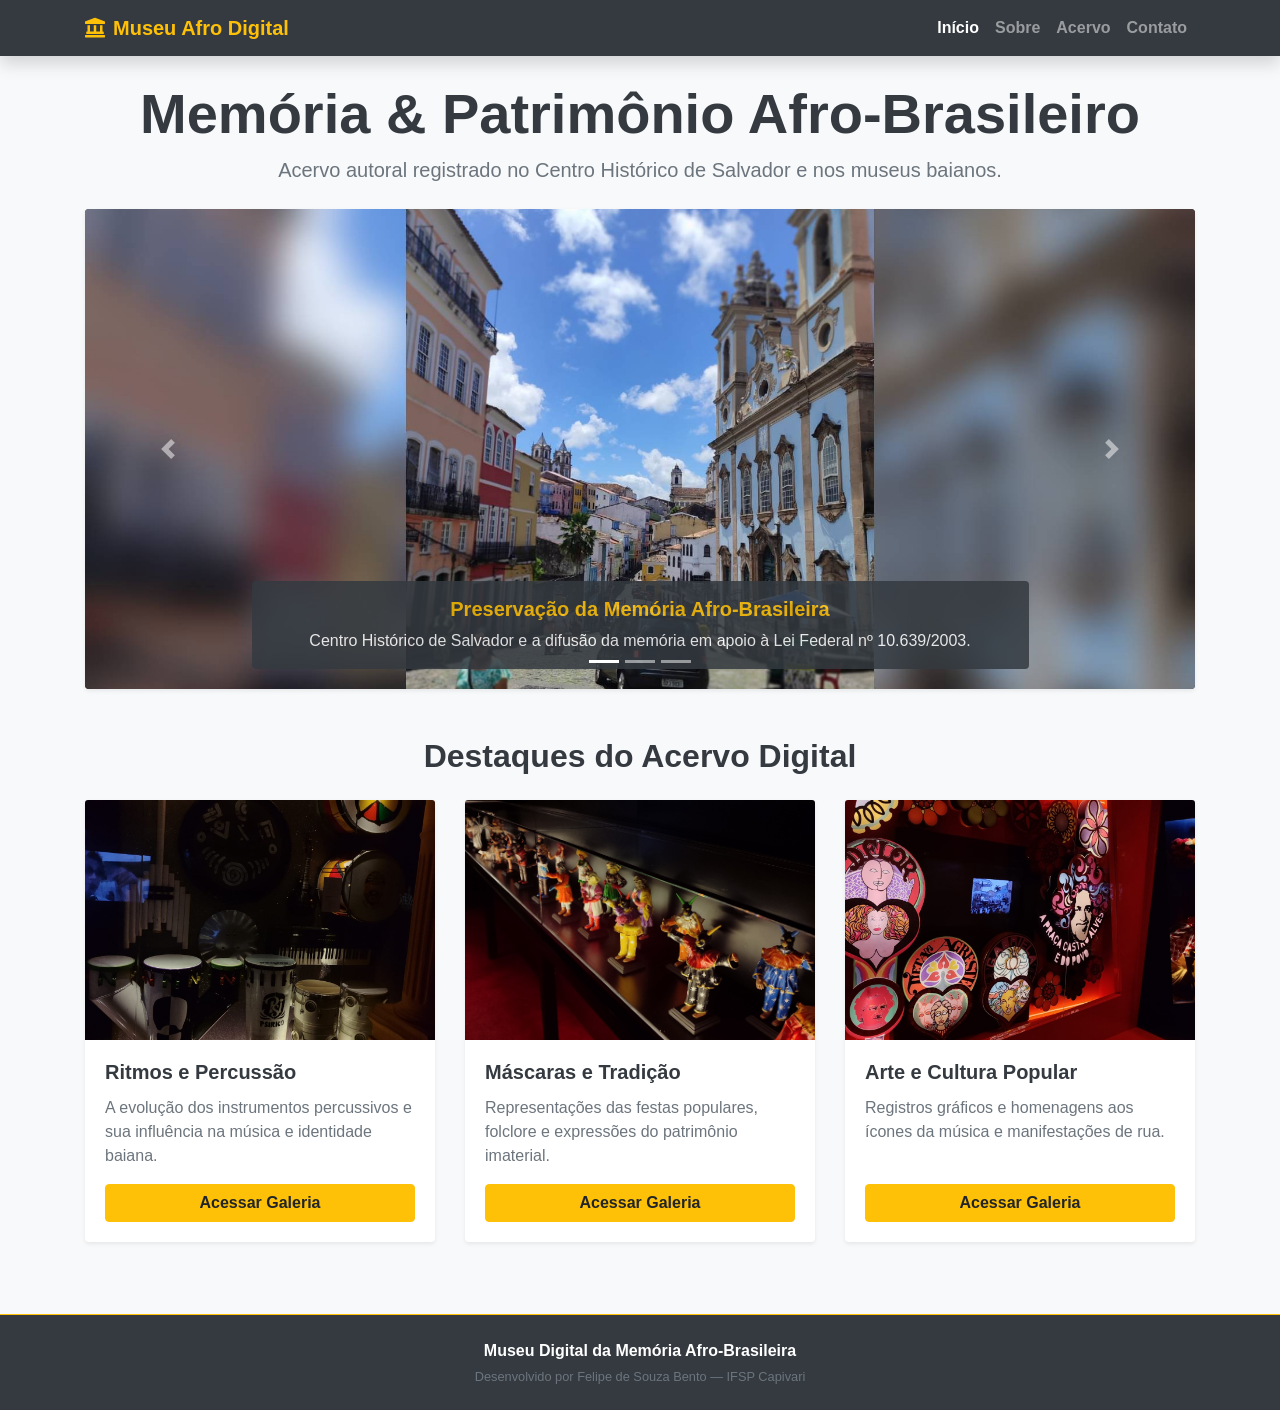
<file: index.html>
<!DOCTYPE html>
<html lang="pt-br">
<head>
    <meta charset="UTF-8">
    <meta name="viewport" content="width=device-width, initial-scale=1.0">
    <meta name="description" content="Museu Digital da Memória Afro-Brasileira - Preservação e difusão do patrimônio cultural e histórico.">
    <meta name="author" content="Felipe de Souza Bento">
    <title>Museu Digital da Memória Afro-Brasileira</title>
    
    <link rel="stylesheet" href="https://cdn.jsdelivr.net/npm/bootstrap@4.6.2/dist/css/bootstrap.min.css">
    <link rel="stylesheet" href="https://cdnjs.cloudflare.com/ajax/libs/font-awesome/5.15.4/css/all.min.css">
    <link rel="stylesheet" href="css/style.css">
</head>
<body class="bg-light">

    <nav class="navbar navbar-expand-lg navbar-dark bg-dark sticky-top shadow">
        <div class="container">
            <a class="navbar-brand font-weight-bold text-warning" href="index.html">
                <i class="fas fa-landmark mr-2"></i>Museu Afro Digital
            </a>
            <button class="navbar-toggler" type="button" data-toggle="collapse" data-target="#navbarNav">
                <span class="navbar-toggler-icon"></span>
            </button>
            <div class="collapse navbar-collapse" id="navbarNav">
                <ul class="navbar-nav ml-auto">
                    <li class="nav-item active">
                        <a class="nav-link font-weight-bold" href="index.html">Início</a>
                    </li>
                    <li class="nav-item">
                        <a class="nav-link font-weight-bold" href="sobre.html">Sobre</a>
                    </li>
                    <li class="nav-item">
                        <a class="nav-link font-weight-bold" href="acervo.html">Acervo</a>
                    </li>
                    <li class="nav-item">
                        <a class="nav-link font-weight-bold" href="contato.html">Contato</a>
                    </li>
                </ul>
            </div>
        </div>
    </nav>

    <main class="container my-4">
        
        <header class="text-center mb-4">
            <h1 class="display-4 font-weight-bold text-dark">Memória & Patrimônio Afro-Brasileiro</h1>
            <p class="lead text-secondary">Acervo autoral registrado no Centro Histórico de Salvador e nos museus baianos.</p>
        </header>

        <div id="carouselHome" class="carousel slide my-4" data-ride="carousel">
            <ol class="carousel-indicators">
                <li data-target="#carouselHome" data-slide-to="0" class="active"></li>
                <li data-target="#carouselHome" data-slide-to="1"></li>
                <li data-target="#carouselHome" data-slide-to="2"></li>
            </ol>
            <div class="carousel-inner rounded shadow-sm bg-dark">
                
                <div class="carousel-item active">
                    <img src="img/pelourinho-rua_01.jpg" class="d-block w-100" style="height: 480px; object-fit: cover;" alt="Largo do Pelourinho">
                    <div class="carousel-caption d-none d-md-block bg-dark p-3 rounded" style="opacity: 0.85;">
                        <h5 class="text-warning font-weight-bold">Preservação da Memória Afro-Brasileira</h5>
                        <p class="mb-0">Centro Histórico de Salvador e a difusão da memória em apoio à Lei Federal nº 10.639/2003.</p>
                    </div>
                </div>

                <div class="carousel-item">
                    <img src="img/elevador-lacerda_01.jpg" class="d-block w-100" style="height: 480px; object-fit: cover;" alt="Elevador Lacerda">
                    <div class="carousel-caption d-none d-md-block bg-dark p-3 rounded" style="opacity: 0.85;">
                        <h5 class="text-warning font-weight-bold">Patrimônio e Geopolítica do Conhecimento</h5>
                        <p class="mb-0">Iconografia e paisagem cultural baiana registradas no acervo do Museu Digital.</p>
                    </div>
                </div>

                <div class="carousel-item">
                    <img src="img/terreiro-cruzeiro_01.jpg" class="d-block w-100" style="height: 480px; object-fit: cover;" alt="Largo do Cruzeiro de São Francisco">
                    <div class="carousel-caption d-none d-md-block bg-dark p-3 rounded" style="opacity: 0.85;">
                        <h5 class="text-warning font-weight-bold">Arquitetura e Memória Histórica</h5>
                        <p class="mb-0">Preservação e resgate documental dos territórios culturais no Brasil.</p>
                    </div>
                </div>

            </div>
            <a class="carousel-control-prev" href="#carouselHome" role="button" data-slide="prev">
                <span class="carousel-control-prev-icon" aria-hidden="true"></span>
                <span class="sr-only">Anterior</span>
            </a>
            <a class="carousel-control-next" href="#carouselHome" role="button" data-slide="next">
                <span class="carousel-control-next-icon" aria-hidden="true"></span>
                <span class="sr-only">Próximo</span>
            </a>
        </div>

        <h2 class="text-center text-dark font-weight-bold mt-5 mb-4">Destaques do Acervo Digital</h2>
        <div class="row">
            <div class="col-md-4 mb-4">
                <div class="card h-100 shadow-sm border-0">
                    <img src="img/percussao-psirico.jpg" class="card-img-top" style="height: 240px; object-fit: cover;" alt="Percussão Afro-Brasileira">
                    <div class="card-body d-flex flex-column">
                        <h5 class="card-title font-weight-bold text-dark">Ritmos e Percussão</h5>
                        <p class="card-text text-secondary">A evolução dos instrumentos percussivos e sua influência na música e identidade baiana.</p>
                        <a href="acervo.html" class="btn btn-warning mt-auto font-weight-bold">Acessar Galeria</a>
                    </div>
                </div>
            </div>
            <div class="col-md-4 mb-4">
                <div class="card h-100 shadow-sm border-0">
                    <img src="img/bonecos-carnaval.jpg" class="card-img-top" style="height: 240px; object-fit: cover;" alt="Caretas e Carnaval">
                    <div class="card-body d-flex flex-column">
                        <h5 class="card-title font-weight-bold text-dark">Máscaras e Tradição</h5>
                        <p class="card-text text-secondary">Representações das festas populares, folclore e expressões do patrimônio imaterial.</p>
                        <a href="acervo.html" class="btn btn-warning mt-auto font-weight-bold">Acessar Galeria</a>
                    </div>
                </div>
            </div>
            <div class="col-md-4 mb-4">
                <div class="card h-100 shadow-sm border-0">
                    <img src="img/paineis-tropilhas.jpg" class="card-img-top" style="height: 240px; object-fit: cover;" alt="Painéis da Cultura Popular">
                    <div class="card-body d-flex flex-column">
                        <h5 class="card-title font-weight-bold text-dark">Arte e Cultura Popular</h5>
                        <p class="card-text text-secondary">Registros gráficos e homenagens aos ícones da música e manifestações de rua.</p>
                        <a href="acervo.html" class="btn btn-warning mt-auto font-weight-bold">Acessar Galeria</a>
                    </div>
                </div>
            </div>
        </div>

    </main>

    <footer class="bg-dark text-white text-center py-4 mt-5 border-top border-warning">
        <div class="container">
            <p class="mb-1 font-weight-bold">Museu Digital da Memória Afro-Brasileira</p>
            <p class="small text-muted mb-0">Desenvolvido por Felipe de Souza Bento — IFSP Capivari</p>
        </div>
    </footer>

    <script src="https://code.jquery.com/jquery-3.5.1.slim.min.js"></script>
    <script src="https://cdn.jsdelivr.net/npm/bootstrap@4.6.2/dist/js/bootstrap.bundle.min.js"></script>
</body>
</html>
</file>
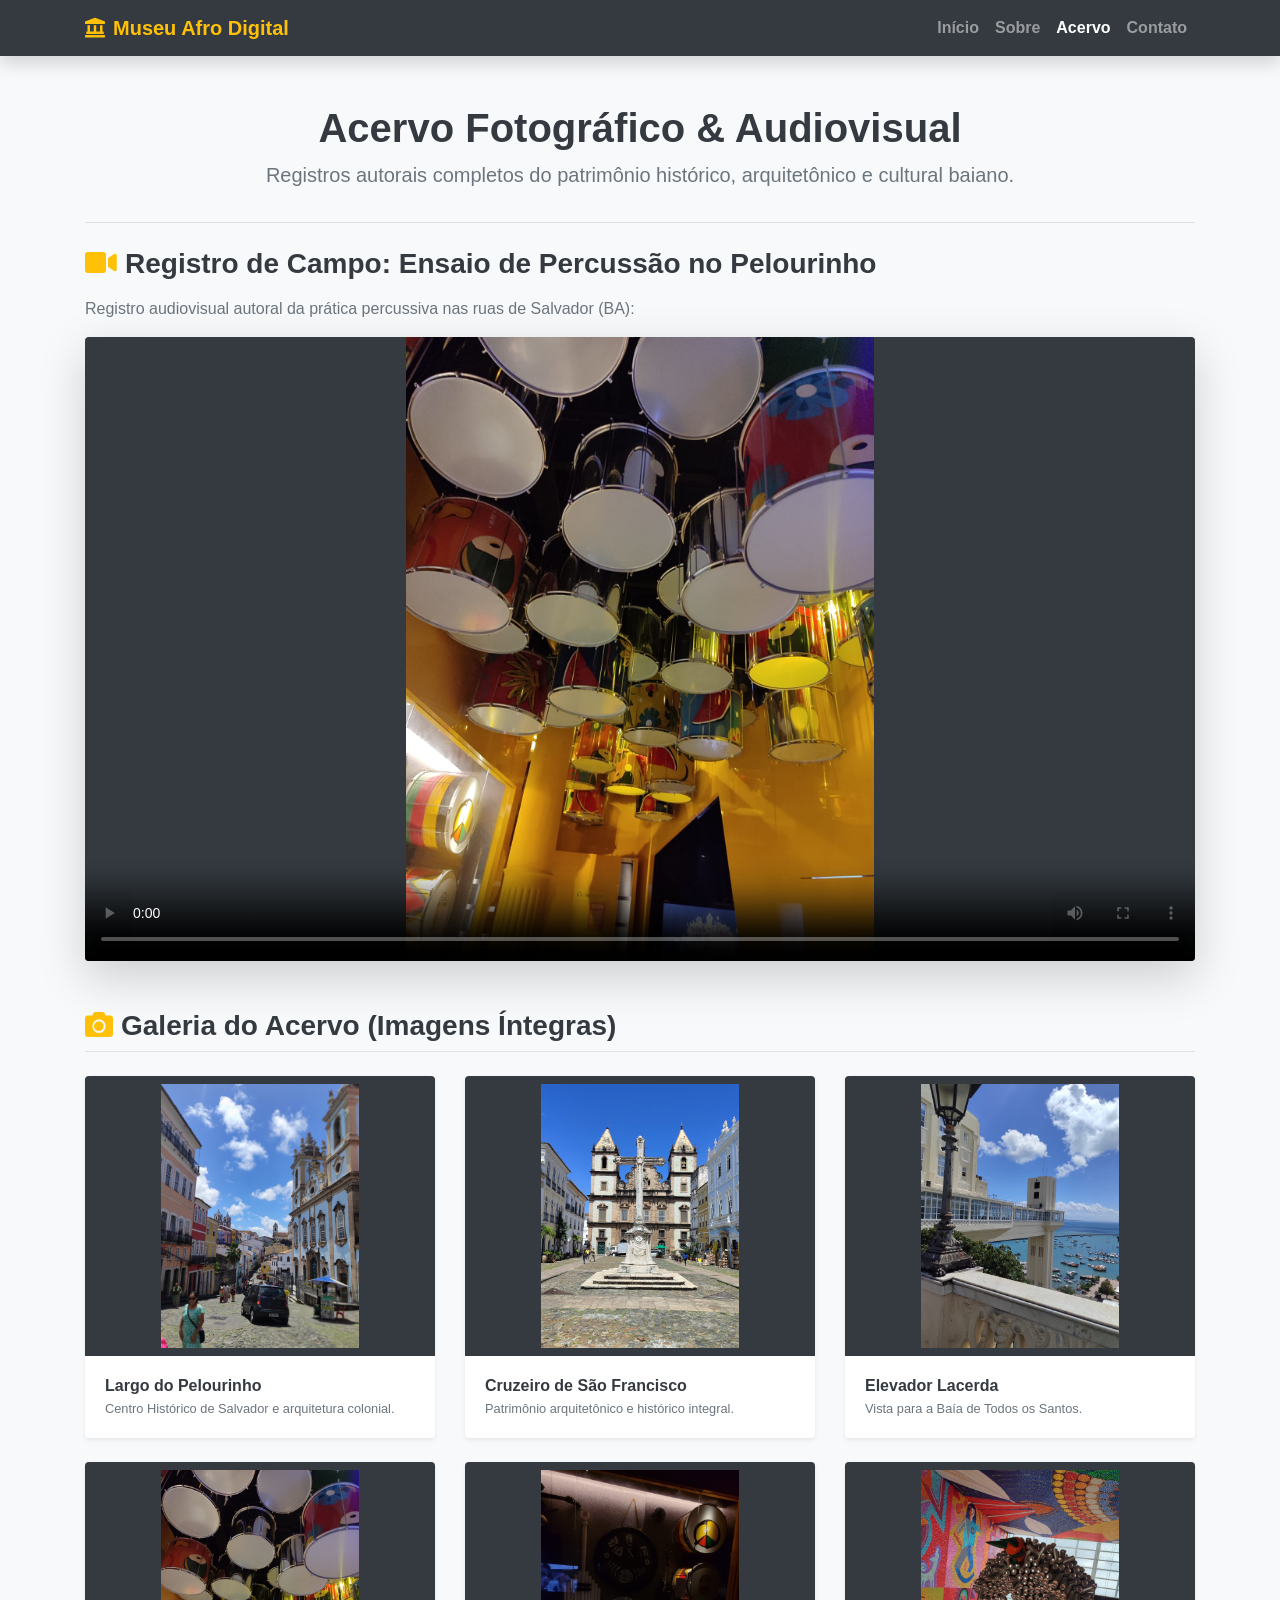
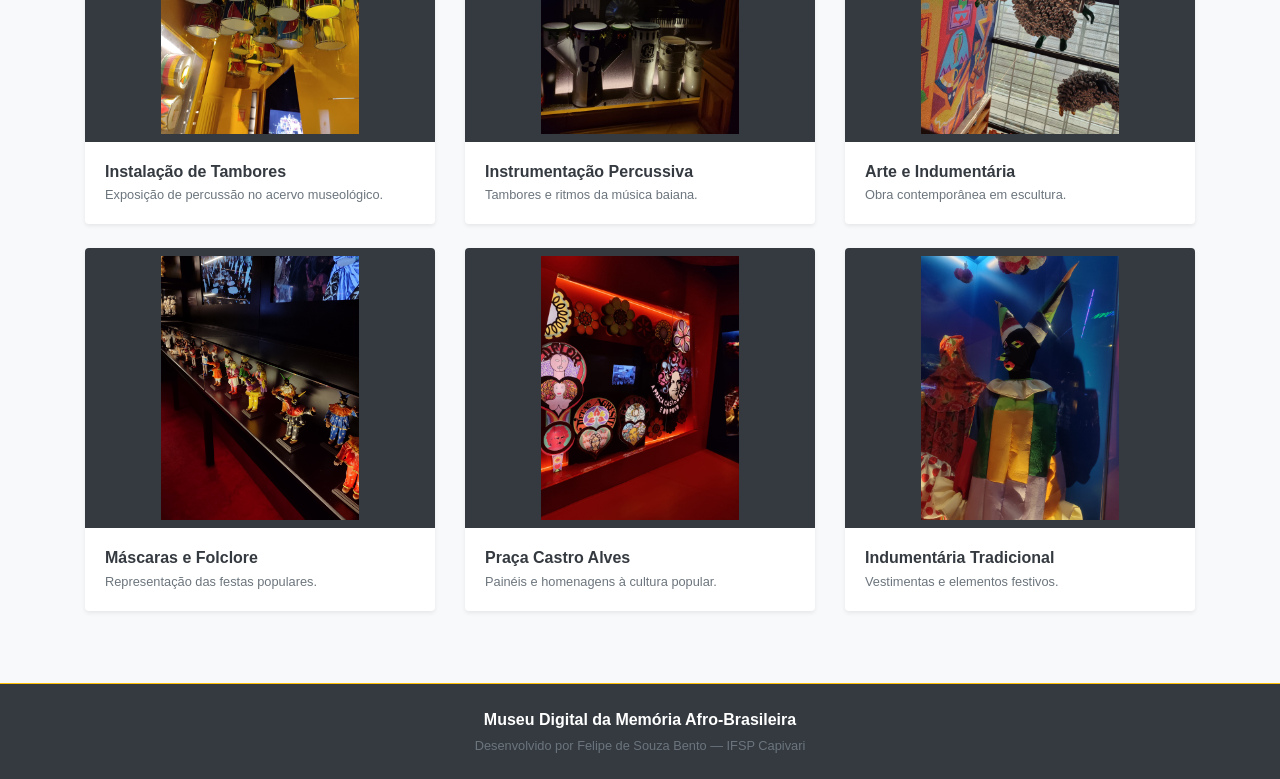
<file: acervo.html>
<!DOCTYPE html>
<html lang="pt-br">
<head>
    <meta charset="UTF-8">
    <meta name="viewport" content="width=device-width, initial-scale=1.0">
    <meta name="description" content="Acervo audiovisual e galeria de registros históricos do Museu Afro Digital.">
    <meta name="author" content="Felipe de Souza Bento">
    <title>Acervo - Museu Digital Afro-Brasileira</title>
    
    <link rel="stylesheet" href="https://cdn.jsdelivr.net/npm/bootstrap@4.6.2/dist/css/bootstrap.min.css">
    <link rel="stylesheet" href="https://cdnjs.cloudflare.com/ajax/libs/font-awesome/5.15.4/css/all.min.css">
    <link rel="stylesheet" href="css/style.css">
</head>
<body class="bg-light">

    <nav class="navbar navbar-expand-lg navbar-dark bg-dark sticky-top shadow">
        <div class="container">
            <a class="navbar-brand font-weight-bold text-warning" href="index.html">
                <i class="fas fa-landmark mr-2"></i>Museu Afro Digital
            </a>
            <button class="navbar-toggler" type="button" data-toggle="collapse" data-target="#navbarNav">
                <span class="navbar-toggler-icon"></span>
            </button>
            <div class="collapse navbar-collapse" id="navbarNav">
                <ul class="navbar-nav ml-auto">
                    <li class="nav-item">
                        <a class="nav-link font-weight-bold" href="index.html">Início</a>
                    </li>
                    <li class="nav-item">
                        <a class="nav-link font-weight-bold" href="sobre.html">Sobre</a>
                    </li>
                    <li class="nav-item active">
                        <a class="nav-link font-weight-bold" href="acervo.html">Acervo</a>
                    </li>
                    <li class="nav-item">
                        <a class="nav-link font-weight-bold" href="contato.html">Contato</a>
                    </li>
                </ul>
            </div>
        </div>
    </nav>

    <main class="container my-5">
        
        <header class="border-bottom pb-3 mb-4 text-center">
            <h1 class="font-weight-bold text-dark">Acervo Fotográfico & Audiovisual</h1>
            <p class="text-secondary lead">Registros autorais completos do patrimônio histórico, arquitetônico e cultural baiano.</p>
        </header>

        <section class="mb-5">
            <h3 class="font-weight-bold text-dark mb-3"><i class="fas fa-video text-warning mr-2"></i>Registro de Campo: Ensaio de Percussão no Pelourinho</h3>
            <p class="text-secondary">Registro audiovisual autoral da prática percussiva nas ruas de Salvador (BA):</p>

            <div class="embed-responsive embed-responsive-16by9 rounded shadow-lg bg-dark">
                <video class="embed-responsive-item" controls poster="img/tambores-teto.jpg">
                    <source src="img/percussao-rua.mp4" type="video/mp4">
                    Seu navegador não suporta a exibição de vídeos em HTML5.
                </video>
            </div>
        </section>

        <section class="mt-5">
            <h3 class="font-weight-bold text-dark mb-4 border-bottom pb-2"><i class="fas fa-camera text-warning mr-2"></i>Galeria do Acervo (Imagens Íntegras)</h3>
            
            <div class="row">
                <div class="col-md-4 mb-4">
                    <div class="card shadow-sm border-0 h-100 bg-white">
                        <div class="bg-dark text-center rounded-top p-2" style="height: 280px; display: flex; align-items: center; justify-content: center;">
                            <img src="img/pelourinho-rua.jpg" class="img-fluid" style="max-height: 100%; object-fit: contain;" alt="Largo do Pelourinho">
                        </div>
                        <div class="card-body">
                            <h6 class="font-weight-bold text-dark mb-1">Largo do Pelourinho</h6>
                            <p class="small text-muted mb-0">Centro Histórico de Salvador e arquitetura colonial.</p>
                        </div>
                    </div>
                </div>

                <div class="col-md-4 mb-4">
                    <div class="card shadow-sm border-0 h-100 bg-white">
                        <div class="bg-dark text-center rounded-top p-2" style="height: 280px; display: flex; align-items: center; justify-content: center;">
                            <img src="img/terreiro-cruzeiro.jpg" class="img-fluid" style="max-height: 100%; object-fit: contain;" alt="Largo do Cruzeiro de São Francisco">
                        </div>
                        <div class="card-body">
                            <h6 class="font-weight-bold text-dark mb-1">Cruzeiro de São Francisco</h6>
                            <p class="small text-muted mb-0">Patrimônio arquitetônico e histórico integral.</p>
                        </div>
                    </div>
                </div>

                <div class="col-md-4 mb-4">
                    <div class="card shadow-sm border-0 h-100 bg-white">
                        <div class="bg-dark text-center rounded-top p-2" style="height: 280px; display: flex; align-items: center; justify-content: center;">
                            <img src="img/elevador-lacerda.jpg" class="img-fluid" style="max-height: 100%; object-fit: contain;" alt="Elevador Lacerda">
                        </div>
                        <div class="card-body">
                            <h6 class="font-weight-bold text-dark mb-1">Elevador Lacerda</h6>
                            <p class="small text-muted mb-0">Vista para a Baía de Todos os Santos.</p>
                        </div>
                    </div>
                </div>

                <div class="col-md-4 mb-4">
                    <div class="card shadow-sm border-0 h-100 bg-white">
                        <div class="bg-dark text-center rounded-top p-2" style="height: 280px; display: flex; align-items: center; justify-content: center;">
                            <img src="img/tambores-teto.jpg" class="img-fluid" style="max-height: 100%; object-fit: contain;" alt="Instalação de Tambores">
                        </div>
                        <div class="card-body">
                            <h6 class="font-weight-bold text-dark mb-1">Instalação de Tambores</h6>
                            <p class="small text-muted mb-0">Exposição de percussão no acervo museológico.</p>
                        </div>
                    </div>
                </div>

                <div class="col-md-4 mb-4">
                    <div class="card shadow-sm border-0 h-100 bg-white">
                        <div class="bg-dark text-center rounded-top p-2" style="height: 280px; display: flex; align-items: center; justify-content: center;">
                            <img src="img/percussao-psirico.jpg" class="img-fluid" style="max-height: 100%; object-fit: contain;" alt="Instrumentos de Percussão">
                        </div>
                        <div class="card-body">
                            <h6 class="font-weight-bold text-dark mb-1">Instrumentação Percussiva</h6>
                            <p class="small text-muted mb-0">Tambores e ritmos da música baiana.</p>
                        </div>
                    </div>
                </div>

                <div class="col-md-4 mb-4">
                    <div class="card shadow-sm border-0 h-100 bg-white">
                        <div class="bg-dark text-center rounded-top p-2" style="height: 280px; display: flex; align-items: center; justify-content: center;">
                            <img src="img/escultura-mural.jpg" class="img-fluid" style="max-height: 100%; object-fit: contain;" alt="Escultura com latas">
                        </div>
                        <div class="card-body">
                            <h6 class="font-weight-bold text-dark mb-1">Arte e Indumentária</h6>
                            <p class="small text-muted mb-0">Obra contemporânea em escultura.</p>
                        </div>
                    </div>
                </div>

                <div class="col-md-4 mb-4">
                    <div class="card shadow-sm border-0 h-100 bg-white">
                        <div class="bg-dark text-center rounded-top p-2" style="height: 280px; display: flex; align-items: center; justify-content: center;">
                            <img src="img/bonecos-carnaval.jpg" class="img-fluid" style="max-height: 100%; object-fit: contain;" alt="Bonecos de Carnaval">
                        </div>
                        <div class="card-body">
                            <h6 class="font-weight-bold text-dark mb-1">Máscaras e Folclore</h6>
                            <p class="small text-muted mb-0">Representação das festas populares.</p>
                        </div>
                    </div>
                </div>

                <div class="col-md-4 mb-4">
                    <div class="card shadow-sm border-0 h-100 bg-white">
                        <div class="bg-dark text-center rounded-top p-2" style="height: 280px; display: flex; align-items: center; justify-content: center;">
                            <img src="img/paineis-tropilhas.jpg" class="img-fluid" style="max-height: 100%; object-fit: contain;" alt="Painéis Artísticos">
                        </div>
                        <div class="card-body">
                            <h6 class="font-weight-bold text-dark mb-1">Praça Castro Alves</h6>
                            <p class="small text-muted mb-0">Painéis e homenagens à cultura popular.</p>
                        </div>
                    </div>
                </div>

                <div class="col-md-4 mb-4">
                    <div class="card shadow-sm border-0 h-100 bg-white">
                        <div class="bg-dark text-center rounded-top p-2" style="height: 280px; display: flex; align-items: center; justify-content: center;">
                            <img src="img/fantasia-mascarado.jpg" class="img-fluid" style="max-height: 100%; object-fit: contain;" alt="Trajes Tradicionais">
                        </div>
                        <div class="card-body">
                            <h6 class="font-weight-bold text-dark mb-1">Indumentária Tradicional</h6>
                            <p class="small text-muted mb-0">Vestimentas e elementos festivos.</p>
                        </div>
                    </div>
                </div>

            </div>
        </section>

    </main>

    <footer class="bg-dark text-white text-center py-4 mt-5 border-top border-warning">
        <div class="container">
            <p class="mb-1 font-weight-bold">Museu Digital da Memória Afro-Brasileira</p>
            <p class="small text-muted mb-0">Desenvolvido por Felipe de Souza Bento — IFSP Capivari</p>
        </div>
    </footer>

    <script src="https://code.jquery.com/jquery-3.5.1.slim.min.js"></script>
    <script src="https://cdn.jsdelivr.net/npm/bootstrap@4.6.2/dist/js/bootstrap.bundle.min.js"></script>
</body>
</html>
</file>
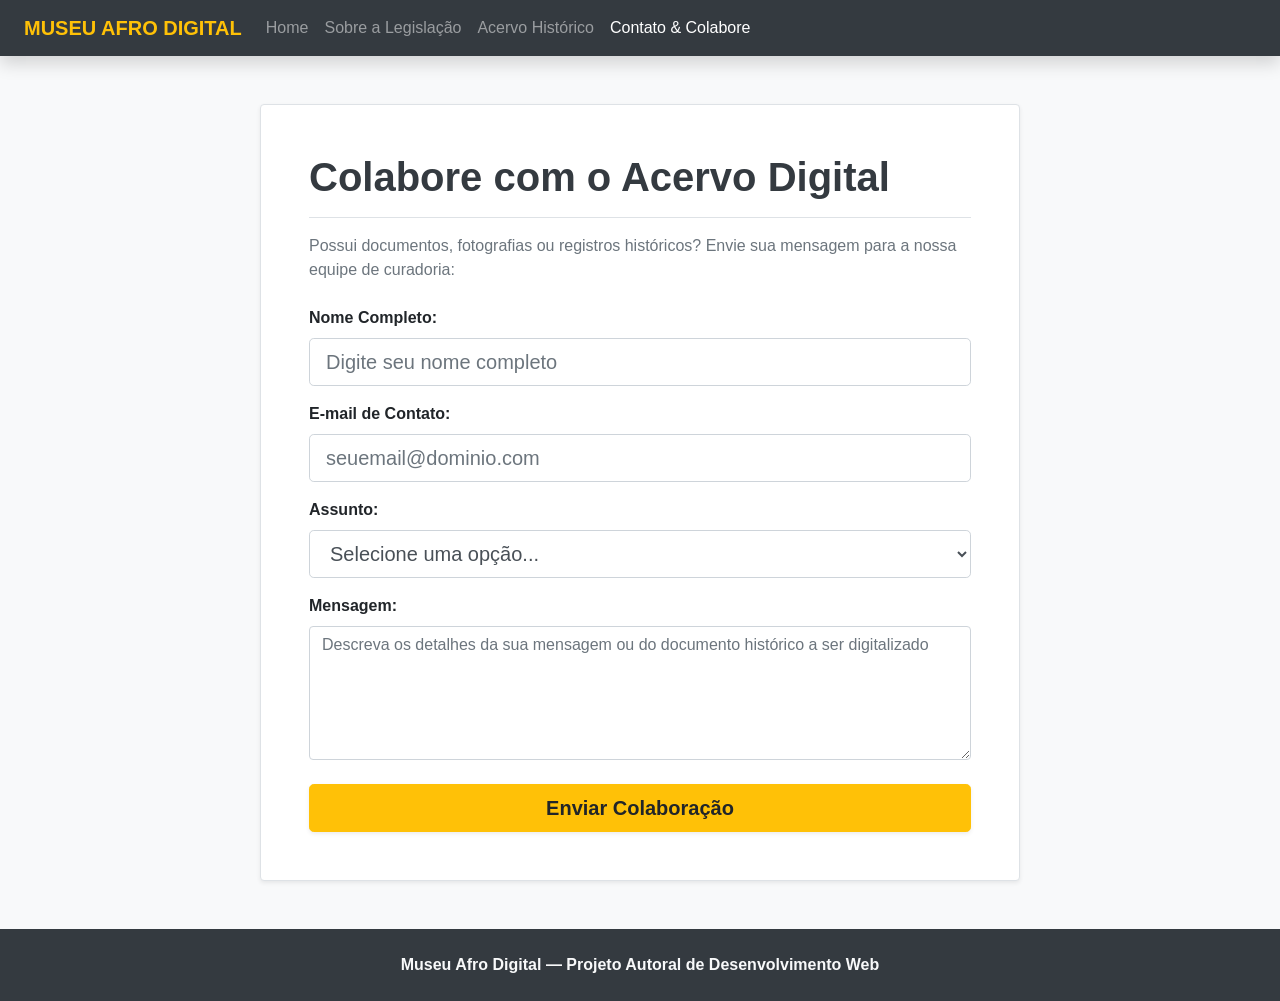
<file: contato.html>
<!DOCTYPE html>
<html lang="pt-BR">
<head>
    <meta charset="UTF-8">
    <meta name="viewport" content="width=device-width, initial-scale=1.0">
    <title>Contato & Doação - Museu Afro Digital</title>
    <link rel="stylesheet" href="https://cdn.jsdelivr.net/npm/bootstrap@4.6.2/dist/css/bootstrap.min.css">
    <link rel="stylesheet" href="css/style.css">
</head>
<body class="bg-light">

    <div class="container-fluid p-0">
        <header>
            <nav class="navbar navbar-expand-lg navbar-dark bg-dark px-4 shadow">
                <a class="navbar-brand font-weight-bold text-warning" href="index.html">MUSEU AFRO DIGITAL</a>
                <button class="navbar-toggler" type="button" data-toggle="collapse" data-target="#menuContato">
                    <span class="navbar-toggler-icon"></span>
                </button>
                <div class="collapse navbar-collapse" id="menuContato">
                    <ul class="navbar-nav mr-auto">
                        <li class="nav-item"><a class="nav-link" href="index.html">Home</a></li>
                        <li class="nav-item"><a class="nav-link" href="sobre.html">Sobre a Legislação</a></li>
                        <li class="nav-item"><a class="nav-link" href="acervo.html">Acervo Histórico</a></li>
                        <li class="nav-item active"><a class="nav-link" href="contato.html">Contato & Colabore <span class="sr-only">(atual)</span></a></li>
                    </ul>
                </div>
            </nav>
        </header>

        <main class="container my-5">
            <div class="row">
                <div class="col-md-8 offset-md-2 bg-white p-4 p-md-5 rounded shadow-sm border">
                    <h1 class="text-dark font-weight-bold border-bottom pb-3 mb-3">Colabore com o Acervo Digital</h1>
                    <p class="text-secondary mb-4">Possui documentos, fotografias ou registros históricos? Envie sua mensagem para a nossa equipe de curadoria:</p>

                    <form id="formContato" novalidate>
                        <div class="form-group mb-3">
                            <label for="nome" class="font-weight-bold">Nome Completo:</label>
                            <input type="text" class="form-control form-control-lg" id="nome" placeholder="Digite seu nome completo" required>
                        </div>

                        <div class="form-group mb-3">
                            <label for="email" class="font-weight-bold">E-mail de Contato:</label>
                            <input type="email" class="form-control form-control-lg" id="email" placeholder="seuemail@dominio.com" required>
                        </div>

                        <div class="form-group mb-3">
                            <label for="assunto" class="font-weight-bold">Assunto:</label>
                            <select class="form-control form-control-lg" id="assunto" required>
                                <option value="">Selecione uma opção...</option>
                                <option value="doacao">Doação / Repatriamento Digital de Acervo</option>
                                <option value="duvida">Dúvidas sobre a Lei 10.639/03</option>
                                <option value="sugestao">Sugestão / Parceria Pedagógica</option>
                            </select>
                        </div>

                        <div class="form-group mb-4">
                            <label for="mensagem" class="font-weight-bold">Mensagem:</label>
                            <textarea class="form-control" id="mensagem" rows="5" placeholder="Descreva os detalhes da sua mensagem ou do documento histórico a ser digitalizado" required></textarea>
                        </div>

                        <button type="submit" class="btn btn-warning btn-block btn-lg font-weight-bold shadow-sm">Enviar Colaboração</button>
                    </form>
                </div>
            </div>
        </main>

        <footer class="bg-dark text-light text-center py-4 mt-5">
            <p class="mb-0 font-weight-bold">Museu Afro Digital — Projeto Autoral de Desenvolvimento Web</p>
        </footer>
    </div>

    <script src="https://code.jquery.com/jquery-3.5.1.min.js"></script>
    <script src="https://cdn.jsdelivr.net/npm/bootstrap@4.6.2/dist/js/bootstrap.bundle.min.js"></script>
    <script src="javascript/script.js"></script>
</body>
</html>
</file>
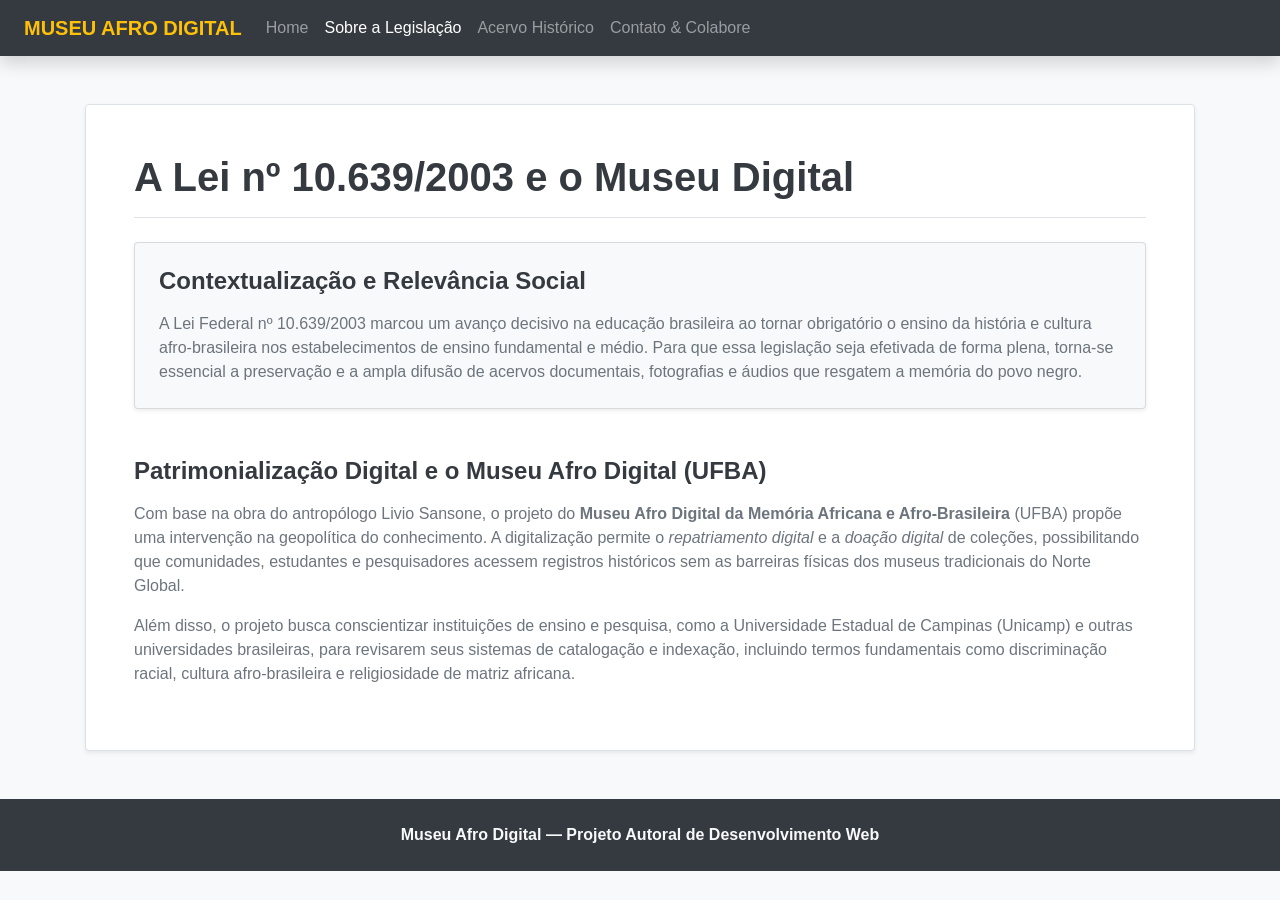
<file: sobre.html>
<!DOCTYPE html>
<html lang="pt-BR">
<head>
    <meta charset="UTF-8">
    <meta name="viewport" content="width=device-width, initial-scale=1.0">
    <title>Sobre a Legislação - Museu Afro Digital</title>
    
    <!-- Bootstrap 4 CSS via CDN -->
    <link rel="stylesheet" href="https://cdn.jsdelivr.net/npm/bootstrap@4.6.2/dist/css/bootstrap.min.css">
    <!-- Seu CSS Personalizado -->
    <link rel="stylesheet" href="css/style.css">
</head>
<body class="bg-light">

    <div class="container-fluid p-0">
        <!-- HEADER / NAVBAR -->
        <header>
            <nav class="navbar navbar-expand-lg navbar-dark bg-dark px-4 shadow">
                <a class="navbar-brand font-weight-bold text-warning" href="index.html">MUSEU AFRO DIGITAL</a>
                
                <button class="navbar-toggler" type="button" data-toggle="collapse" data-target="#menuSobre">
                    <span class="navbar-toggler-icon"></span>
                </button>

                <div class="collapse navbar-collapse" id="menuSobre">
                    <ul class="navbar-nav mr-auto">
                        <li class="nav-item">
                            <a class="nav-link" href="index.html">Home</a>
                        </li>
                        <li class="nav-item active">
                            <a class="nav-link" href="sobre.html">Sobre a Legislação <span class="sr-only">(atual)</span></a>
                        </li>
                        <li class="nav-item">
                            <a class="nav-link" href="acervo.html">Acervo Histórico</a>
                        </li>
                        <li class="nav-item">
                            <a class="nav-link" href="contato.html">Contato & Colabore</a>
                        </li>
                    </ul>
                </div>
            </nav>
        </header>

        <!-- CONTEÚDO PRINCIPAL -->
        <main class="container my-5">
            <div class="bg-white p-4 p-md-5 rounded shadow-sm border">
                <h1 class="text-dark font-weight-bold border-bottom pb-3 mb-4">A Lei nº 10.639/2003 e o Museu Digital</h1>
                
                <!-- SEÇÃO 1 -->
                <article class="mb-5">
                    <div class="card border-left-warning shadow-sm p-4 bg-light">
                        <h2 class="h4 text-dark font-weight-bold mb-3">Contextualização e Relevância Social</h2>
                        <p class="text-secondary leading-normal mb-0">
                            A Lei Federal nº 10.639/2003 marcou um avanço decisivo na educação brasileira ao tornar obrigatório o ensino da história e cultura afro-brasileira nos estabelecimentos de ensino fundamental e médio. Para que essa legislação seja efetivada de forma plena, torna-se essencial a preservação e a ampla difusão de acervos documentais, fotografias e áudios que resgatem a memória do povo negro.
                        </p>
                    </div>
                </article>

                <!-- SEÇÃO 2 -->
                <article>
                    <h2 class="h4 text-dark font-weight-bold mb-3">Patrimonialização Digital e o Museu Afro Digital (UFBA)</h2>
                    <p class="text-secondary">
                        Com base na obra do antropólogo Livio Sansone, o projeto do <strong>Museu Afro Digital da Memória Africana e Afro-Brasileira</strong> (UFBA) propõe uma intervenção na geopolítica do conhecimento. A digitalização permite o <em>repatriamento digital</em> e a <em>doação digital</em> de coleções, possibilitando que comunidades, estudantes e pesquisadores acessem registros históricos sem as barreiras físicas dos museus tradicionais do Norte Global.
                    </p>
                    <p class="text-secondary">
                        Além disso, o projeto busca conscientizar instituições de ensino e pesquisa, como a Universidade Estadual de Campinas (Unicamp) e outras universidades brasileiras, para revisarem seus sistemas de catalogação e indexação, incluindo termos fundamentais como discriminação racial, cultura afro-brasileira e religiosidade de matriz africana.
                    </p>
                </article>
            </div>
        </main>

        <!-- FOOTER -->
        <footer class="bg-dark text-light text-center py-4 mt-5">
            <p class="mb-0 font-weight-bold">Museu Afro Digital — Projeto Autoral de Desenvolvimento Web</p>
        </footer>
    </div>

    <!-- SCRIPTS VIA CDN -->
    <script src="https://code.jquery.com/jquery-3.5.1.min.js"></script>
    <script src="https://cdn.jsdelivr.net/npm/bootstrap@4.6.2/dist/js/bootstrap.bundle.min.js"></script>
    <script src="javascript/script.js"></script>
</body>
</html>
</file>
<file: css/style.css>
/* Ajustes de Altura e Corte de Imagens para o Carrossel */
.img-carousel {
    height: 420px;
    object-fit: cover;
}

/* Padronização da Altura das Imagens dos Cards */
.card-img-height {
    height: 220px;
    object-fit: cover;
}

/* Fundo semitransparente escuro para legendas de imagens */
.bg-dark-transparente {
    background-color: rgba(0, 0, 0, 0.75) !important;
}

/* Suavização de transições nos botões */
.btn-warning {
    background-color: #ffc107;
    border-color: #ffc107;
    color: #212529;
    transition: all 0.3s ease;
}

.btn-warning:hover {
    background-color: #e0a800;
    border-color: #d39e00;
    transform: translateY(-2px);
}
</file>
